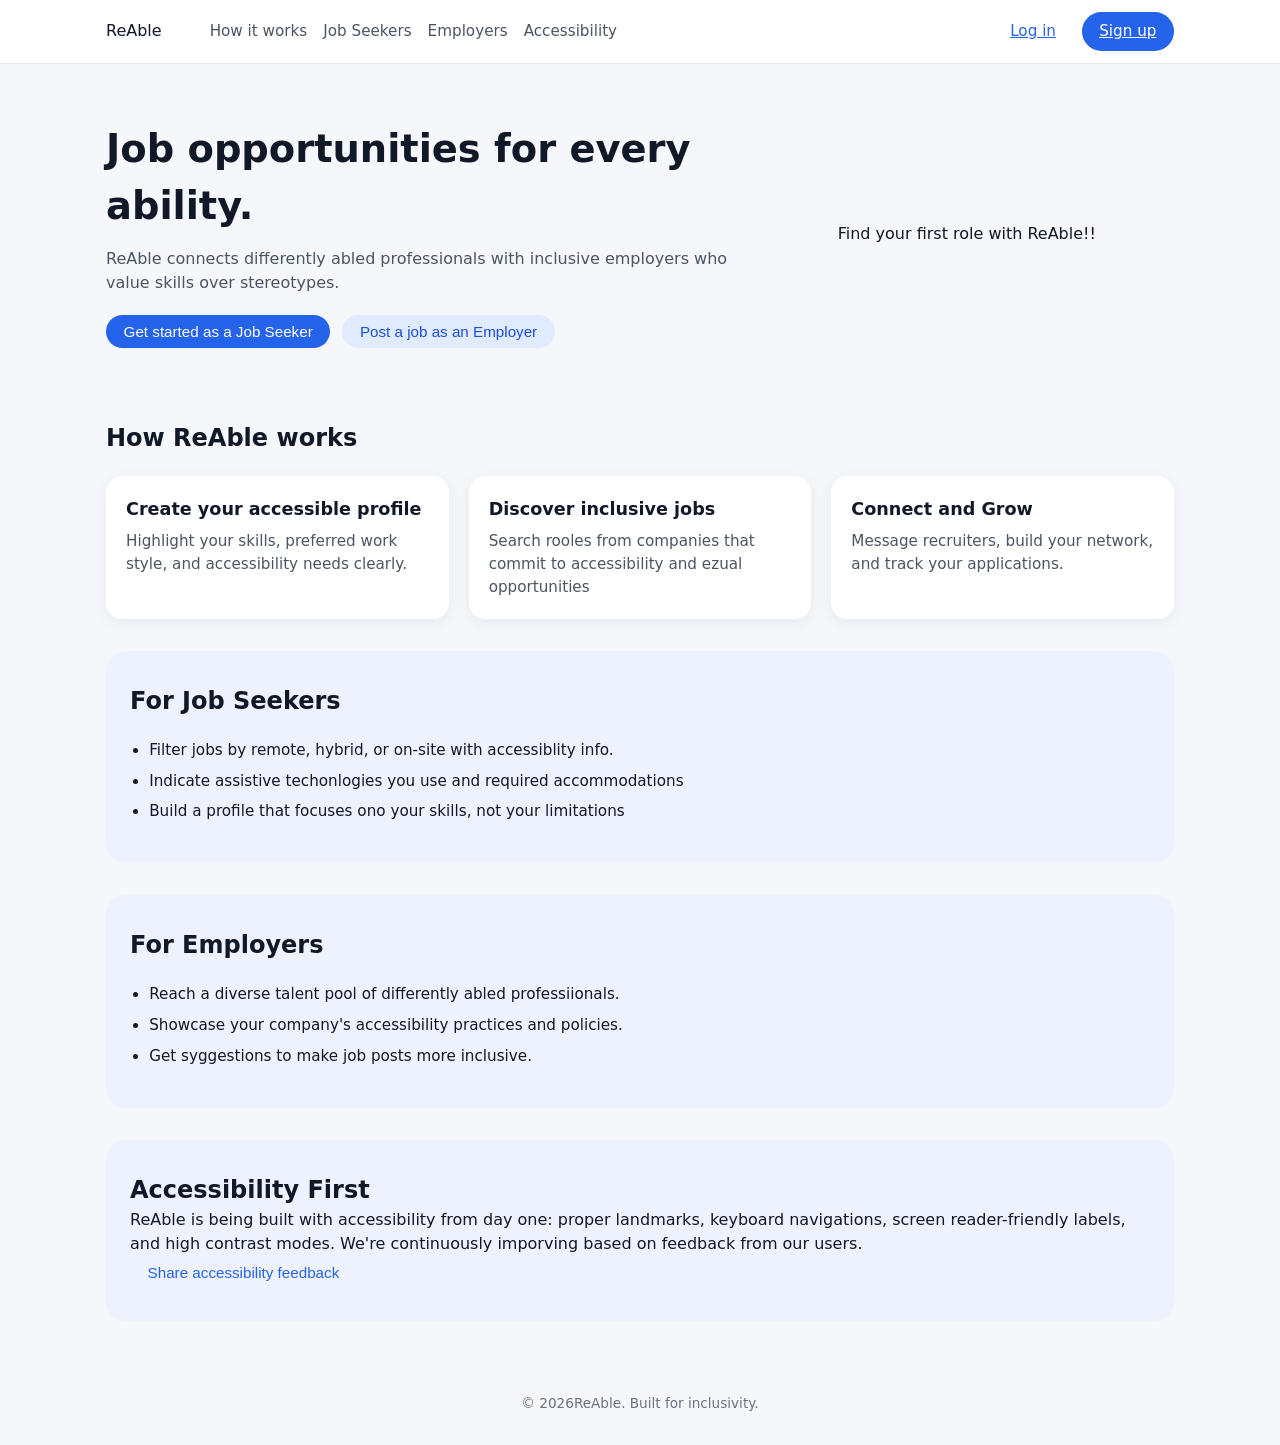
<file: frontend/index.html>
<!DOCTYPE html>
<html lang="en">
    <head>
        <!-- this is the landing page -->
        <meta charset="utf-8">
        <title>ReAble</title>
        <meta name="viewpoint" content="width=device-width, initial-scale=1.0">
        <!-- Description for SEO -->
        <meta name="description" content="ReAble is an inclusive job platform connecting abled talent with employers who care about accessibility and diversity">

        <!-- Link to CSS -->
         <link rel="stylesheet" href="./Style/styles.css">
    </head>

    <body>
        <!-- here should be a main content page //todo -->
         <a href="#main-content" class="skip-link">Skip to main content</a>
         <header class="site-header">
            <!-- the header will have the navigation bar -->
             <nav class="navbar" aria-label="Main navigation">
                <div class="logo-area">
                    <span class="logo-text">
                        ReAble
                    </span>
                </div>

                <!-- this is the mobile menu button = -->
                <button class="nav-toggle" aria-expanded="false" aria-controls="nav-links">
                    <span class="sr-only">Toggle navigation</span>
                    ☰
                </button>
                
                <!-- now is the unordered list of the pages links -->
                 <ul id="nav-links" class="nav-links">
                    <li><a href="#how-it-works">How it works</a></li>
                    <li><a href="#for-job-seeker">Job Seekers</a></li>
                    <li><a href="#for-employers">Employers</a></li>
                    <li><a href="#accessibility">Accessibility</a></li>
                 </ul>

                <div class="nav-auth">
                    <a href="./login.html" class="btn btn-outline">Log in</a>
                    <a href="./signup.html" class="btn btn-primary">Sign up</a>
                </div>
             </nav>
         </header>
        <main id="main-content">
        <!-- hero section -->
         <section class="hero" aria-labelledby="hero-heading">
            <div class="hero-text">
                <h1 id="hero-heading">Job opportunities for every ability.</h1>
                <p>
                    ReAble connects differently abled professionals with inclusive employers who value skills over stereotypes.
                </p>
                <div class="hero-actions">
                    <button class="btn btn-primary">Get started as a  Job Seeker</button>
                    <button class="btn btn-secondary">Post a job as an Employer</button>
                </div>
            </div>

            <div class="hero-visual" aria-hidden="true">
                <!-- add an image here -->
                 <p>Find your first role with ReAble!!</p>
            </div>
         </section>

         <!-- how it works -->
          <section id="how-it-works" class="section">
            <h2>How ReAble works</h2>
            <div class="grid-3">
                <article class="card">
                    <h3>Create your accessible profile</h3>
                    <p>Highlight your skills, preferred work style, and accessibility needs clearly.</p>
                </article>
                <article class="card">
                    <h3>Discover inclusive jobs</h3>
                    <p>Search rooles from companies that commit to accessibility and ezual opportunities</p>
                </article>
                <article class="card">
                    <h3>Connect and Grow</h3>
                    <p>Message recruiters, build your network, and track your applications.</p>
                </article>
            </div>
          </section>

          <!-- For Job Seekers -->
           <section id="for-job-seekers" class="section section-alt">
            <h2>For Job Seekers</h2>
            <ul class="feature-list">
                <li>Filter jobs by remote, hybrid, or on-site with accessiblity info.</li>
                <li>Indicate assistive techonlogies you use and required accommodations</li>
                <li>Build a profile that focuses ono your skills, not your limitations</li>
            </ul>
           </section>

           <!-- For the employers -->
            <section id="for-employers" class="section section-alt">
                <h2>For Employers</h2>
                <ul class="feature-list">
                    <li>Reach a diverse talent pool of differently abled professiionals.</li>
                    <li>Showcase your company's accessibility practices and policies.</li>
                    <li>Get syggestions to make job posts more inclusive.</li>
                </ul>
                </div>
            </section>

            <!-- Accessibility statement -->
             <section id="accessibility" class="section-alt">
                <h2>Accessibility First</h2>
                <p>
                    ReAble is being built with accessibility from day one: proper landmarks, keyboard navigations,
                    screen  reader-friendly labels, and high contrast modes. We're continuously imporving based
                    on feedback from our users.
                </p><button class="btn btn-outline" type="button">Share accessibility feedback</button>
             </section>
        </main>
        <footer class="site-footer">
            <p>© <span id="year"></span>ReAble. Built for inclusivity.</p>
        </footer>

        <!--  TOLink the javaScript code -->
          <script src="./Script/app.js"></script>
    </body>
</html>
</file>
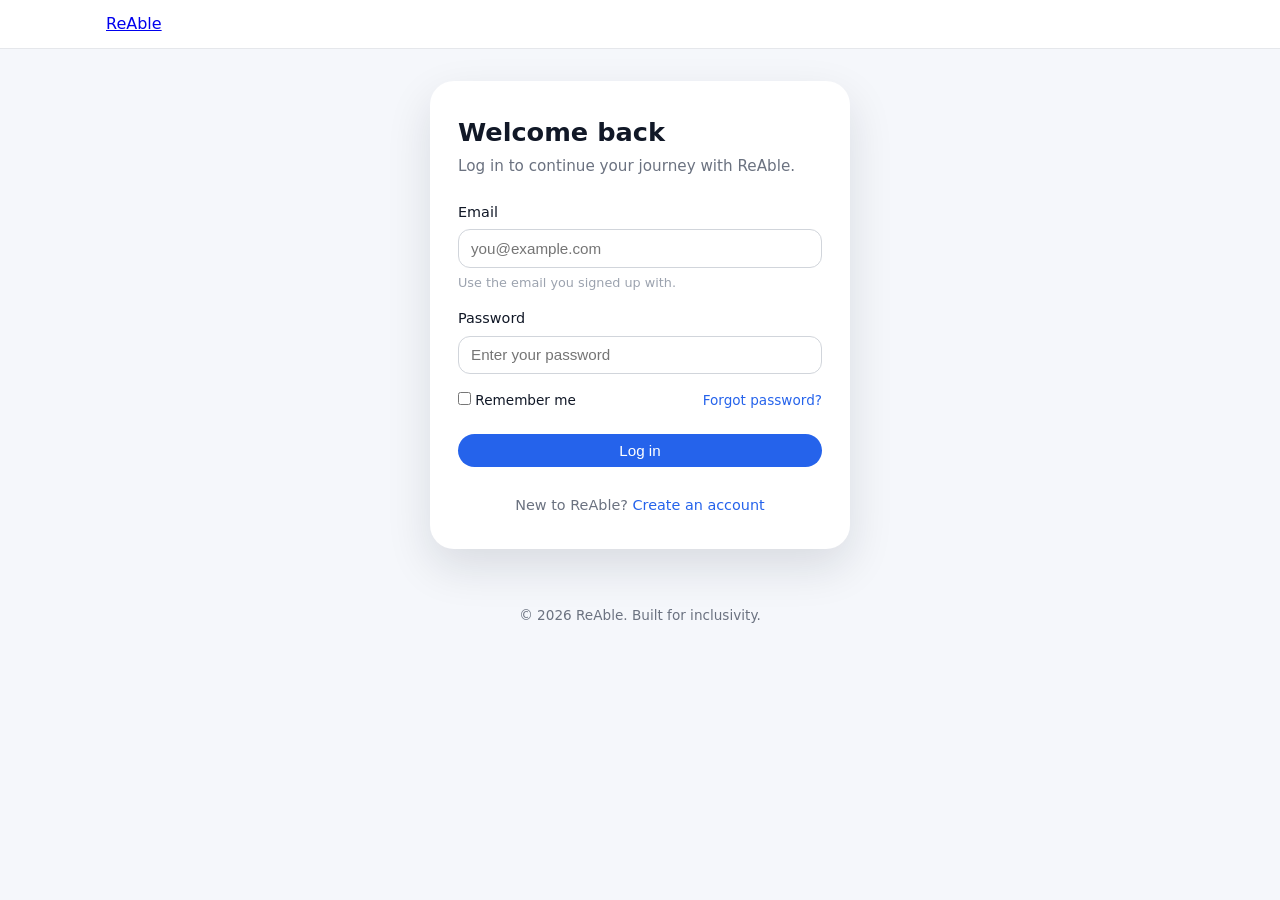
<file: frontend/login.html>
<!DOCTYPE html>
<html lang="en">
    <head>
        <meta charset="utf-8">
        <title>Login - ReAble</title>
        <meta name="viewpoint" content="width=device-width, initial-scale=1.0">
        <meta name="description" content="Log in to ReAble to find inclusive job opportunities or manage your job postings"> 
        <!-- Reuse the same css -->
         <link rel="stylesheet" href="./Style/styles.css">
    </head>
    <body>
        <a href="#main-content" class="skip-link">Skip to m ain content</a>
        <!-- simple header -->
    </body>
    <header class="site-header">
        <nav class="navbar" aria-label="Main navigation">
            <div class="logo-area">
                <a href="./index.html" class="logo-link">
                    <span class="logo-text">ReAble</span>
                </a>
            </div>
        </nav>
    </header>
    <main id="main-content" class="auth-page">
        <section class="auth-card" aria-labelledby="login-heading">
            <h1 id="login-heading">Welcome back</h1>
            <p class="auth-subtitle">
                Log in to continue your journey with ReAble.
            </p>
            <form action="#" class="auth-form" method="post">
                <!-- email -->
                 <div class="form-group">
                    <label for="email">Email</label>
                    <input 
                    type="email"
                    id="email"
                    name="email"
                    required
                    autocomplete="email"
                    placeholder="you@example.com"
                    >
                    <p class="input-hint" id="email-hint">
                        Use the email you signed up with.
                    </p>
                 </div>
                <!-- password -->
                 <div class="form-group">
                    <label for="password">Password</label>
                    <input type="password" name="password" id="password" required 
                    minlength="6" autocomplete="current-password" placeholder="Enter your password">
                 </div>
                 <!-- remember + forgot -->
                  <div class="form-row">
                    <label for="checkbox-label">
                        <input type="checkbox" name="remember">
                        <span>Remember me</span>
                    </label>
                    <a href="#" class="text-link">Forgot password?</a>
                  </div>
                  <!-- submit -->
                   <button type="submit" class="btn btn-primary auth-submit">Log in</button>
                   <!-- small divider -->
                    <p class="auth-alt">
                        New to ReAble?
                        <a href="./signup.html" class="text-link">Create an account</a>
                    </p>
            </form>
        </section>
    </main>
    <footer  class="site-footer">
        <p>
            © <span id="year"></span> ReAble. Built for inclusivity.
        </p>
    </footer>
    <script src="./Script/app.js"></script>
</html>
</file>
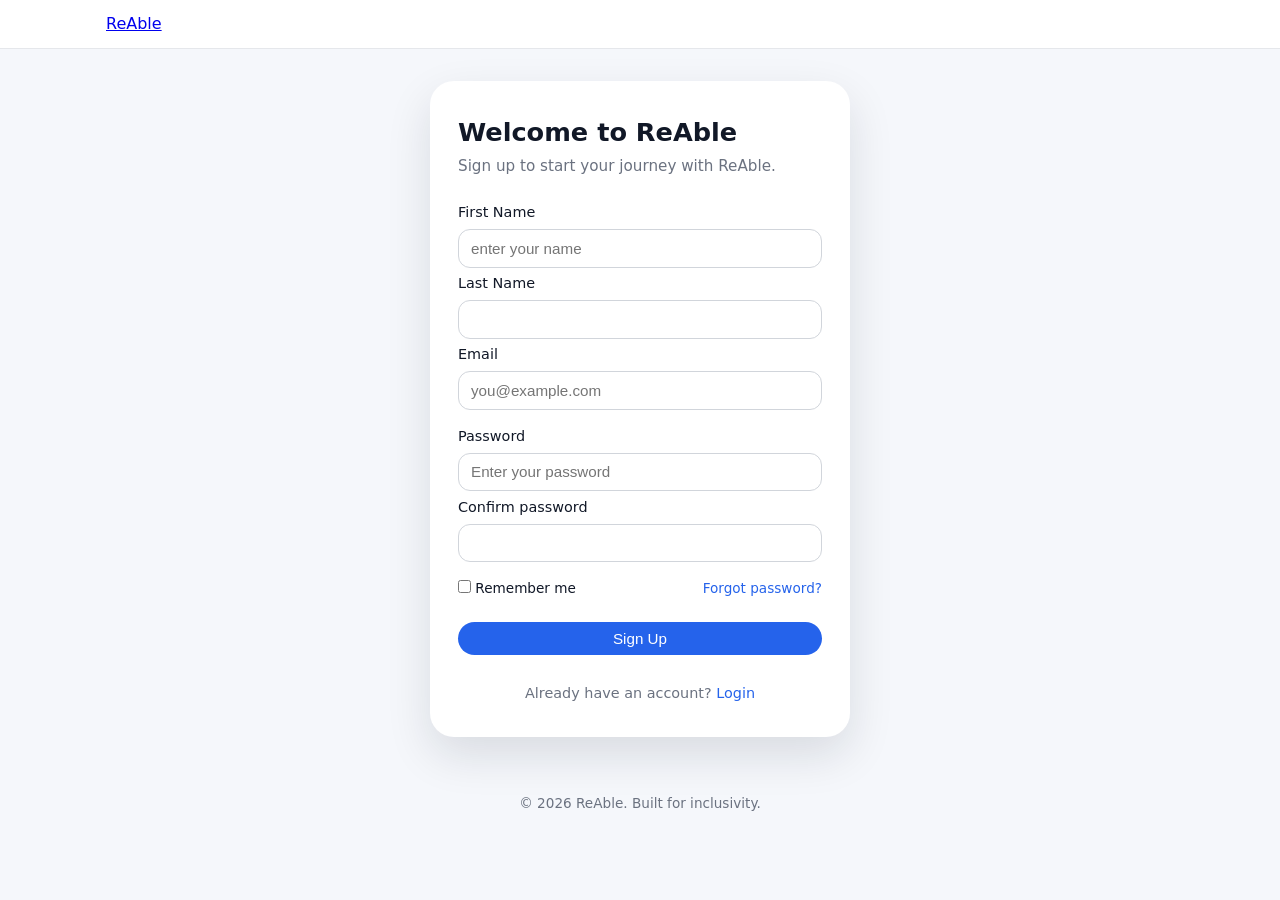
<file: frontend/signup.html>
<!DOCTYPE html>
<html lang="en">
    <head>
        <meta charset="utf-8">
        <title>SignUp - ReAble</title>
        <meta name="viewpoint" content="width=device-width, initial-scale=1.0">
        <meta name="description" content="Sign up for ReAble to find inclusive job opportunities or manage your job postings"> 
        <!-- Reuse the same css -->
         <link rel="stylesheet" href="./Style/styles.css">
    </head>
    <body>
        <a href="#main-content" class="skip-link">Skip to m ain content</a>
        <!-- simple header -->
    </body>
    <header class="site-header">
        <nav class="navbar" aria-label="Main navigation">
            <div class="logo-area">
                <a href="./index.html" class="logo-link">
                    <span class="logo-text">ReAble</span>
                </a>
            </div>
        </nav>
    </header>
    <main id="main-content" class="auth-page">
        <section class="auth-card" aria-labelledby="signup-heading">
            <h1 id="signup-heading">Welcome to ReAble</h1>
            <p class="auth-subtitle">
               Sign up to start your journey with ReAble.
            </p>
            <form id="signupForm" class="auth-form" method="post">
                <!-- email -->
                 <div class="form-group">
                    <label for="first name">First Name</label>
                    <input type="text" id="firstName" name="fname" required placeholder="enter your name">
                    <label for="last name">Last Name</label>
                    <input type="text" id="lastName" name="lname">
                    <label for="email">Email</label>
                    <input 
                    type="email"
                    id="email"
                    name="email"
                    required
                    autocomplete="email"
                    placeholder="you@example.com"
                    >
                 </div>
                <!-- password -->
                 <div class="form-group">
                    <label for="password">Password</label>
                    <input type="password" name="password" id="password" required 
                    minlength="6" placeholder="Enter your password">
                    <!--confirm password-->
                    <label for="confirm password">Confirm password</label>
                    <input type="password" name="confirm password" id="confirmPassword" required>
                 </div>
                 <!-- remember + forgot -->
                  <div class="form-row">
                    <label for="checkbox-label">
                        <input type="checkbox" name="remember">
                        <span>Remember me</span>
                    </label>
                    
                    <a href="#" class="text-link">Forgot password?</a>
                  </div>
                  <!-- submit -->
                   <button type="submit" class="btn btn-primary auth-submit" onclick="signup()">Sign Up</button>
                   <!-- small divider -->
                    <p class="auth-alt">Already have an account?
                    <a href="./login.html" class="text-link"> Login</a>
                    </p>
            </form>
        </section>
    </main>
    <footer  class="site-footer">
        <p>
            © <span id="year"></span> ReAble. Built for inclusivity.
        </p>
    </footer>
    <script src="./Script/app.js"></script>
</html>
</file>
<file: frontend/Style/styles.css>
*,
*::before,
*::after{
    box-sizing: border-box;
    margin: 0;
    padding: 0;
}
html{
    scroll-behavior: smooth;
}
body{
    font-family: system-ui, -apple-system, BlinkMacSystemFont, "Segoe UI", sans-serif;
    line-height: 1.5;
    background: #f5f7fb;
    color: #111827;
}
/* Visually hidden but accessible text */
.sr-only{
    position: absolute;
    width: 1px;
    height: 1px;
    padding: 0;
    margin: -1px;
    overflow: hidden;
    clip: rect(0,0,0,0);
    border: 0;
}

/* skip link */
.skip-link {
    position: absolute;
    left: 0.5rem;
    top: -40px;
    background: #111827;
    color: #ffffff;
    padding: 0.5rem 1rem;
    z-index: 1000;
}

.skip-link:focus {
    top: 0.5rem;
}

/* layout */
.site-header {
    background: #ffffff;
    border-bottom: 1px solid #e5e7eb;
    position: sticky;
    top: 0;
    z-index: 999;
}

.navbar {
    max-width: 1100px;
    margin: 0 auto;
    padding: 0.75rem 1rem;
    display: flex;
    align-items: center;
    gap: 1rem;
}
.log-text {
    font-weight: 800;
    font-size: 1.25rem;
    letter-spacing: 0.04em;
    color: #2563eb;
}
.nav-links {
    list-style: none;
    display: flex;
    gap: 1rem;
    margin-left: 2rem;
}
.nav-links a {
    text-decoration: none;
    color: #4b5563;
    font-size: 0.95rem;
}

.nav-links a:hover,
.nav-links a:focus {
    color: #2563eb;
}
.nav-auth {
    margin-left: auto;
    display: flex;
    gap: 0.5rem;
}
/* mobile nav toggle */
.nav-toggle{
    display: none;
    margin-left: auto;
    background: transparent;
    border: 1px solid #e5e7eb;
    border-radius: 0.375rem;
    padding: 0.25rem 0.5rem;
}
/* buttons */
.btn{
    border-radius: 999px;
    padding: 0.5rem 1.1rem;
    font-size: 0.95rem;
    border: none;
    cursor: pointer;
}
.btn-primary {
    background: #2563eb;
    color: #ffffff;
}
.btn-secondary {
    background: #e0ebff;
    color: #1d4ed8;
}
.btn-outline {
    background: transparent;
    color: #2563eb;
    border: 1-x solid #2563eb;
}
.btn-outline:hover,
.btn-outline:focus {
    background: #eff6ff;
}
main{
    max-width: 1100px;
    margin: 0 auto;
    padding: 1rem;
}
/* hero */
.hero{
    display: grid;
    grid-template-columns: minmax(0,1.5fr) minmax(0,1fr);
    gap: 2rem;
    align-items: center;
    padding: 2.5rem 0;
}
.hero-text h1 {
    font-size: 2.4rem;
    margin-bottom: 0.75rem;
}
.hero-text p {
    font-size: 1rem;
    color: #4b5563;
    margin-bottom: 1.25rem;
}
.hero-actions {
    display: flex;
    flex-wrap: wrap;
    gap: 0.75rem;
}
.hero-visual {
    display: flex;
    justify-content: center;
}
.hero-card {
    background: #ffffff;
    border-radius: 1rem;
    padding: 1.5rem;
    box-shadow: 0 10px 25px rgba(15, 23,42,0.08);
    max-width: 280px;
    font-size: 0.95rem;
}
.hero-card span{
    display: block;
    margin-top: 0.75rem;
    font-size: 0.85rem;
    color: #6b7280;
}
/* Sections */
.section {
    padding: 2rem 0;
}
.section h2 {
    font-size: 1.5rem;
    margin-bottom: 1.25rem;
}
.section-alt {
    background: #eef2ff;
    border-radius: 1.25rem;
    padding: 2rem 1.5rem;
    margin-bottom: 2rem;
}
.grid-3 {
    display: grid;
    grid-template-columns: repeat(3,minmax(0,1fr));
    gap: 1.25rem;
}
.card {
    background: #ffffff;
    padding: 1.25rem;
    border-radius: 1rem;
    box-shadow: 0 4px 15px rgba(15, 23,42,0.06);
}
.card h3 {
    font-size: 1.1rem;
    margin-bottom: 0.5rem;
}
.card p {
    font-size: 0.95rem;
    color: #4b5563;
}
.feature-list {
    padding-left: 1.2rem;
}
.feature-list li {
    margin-bottom: 0.5rem;
    font-size: 0.95rem;
}
/* footer */
.site-footer {
    text-align: center;
    padding: 1.5rem 0 2rem;
    font-size: 0.85rem;
    color: #6b7280;
}
/* responsive */
@media (max-width: 768px) {
    .hero{
        grid-template-columns: 1fr;
    }
    .nav-links {
        display: none;
        flex-direction: column;
        margin-left: 0;
        margin-top: 0.5rem;
    }
    .nav-links.open {
        display: flex;
    }
    .nav-toggle{
        display: inline-flex;
    }
    .nav-auth{
        display: inline-flex;
    }
    .grid-3 {
        grid-template-columns: 1fr;
    }
}
.auth-page {
    min-height: calc(100vh-140px);
    /* full height minus header+footer */
    display: flex;
    align-items: center;
    justify-content: center;
    padding: 2rem 1rem;
}
.auth-card {
    width: 100%;
    max-width: 420px;
    background: #ffffff;
    border-radius: 1.5rem;
    padding: 2rem 1.75rem;
    box-shadow: 0 18px 45px rgba(15, 23,42,0.12);
}
.auth-card h1 {
    font-size: 1.6rem;
    margin-bottom: 0.25rem;
}
.auth-subtitle {
    font-size: 0.95rem;
    color: #6b7280;
    margin-bottom: 1.5rem;
}
.auth-form {
    display: flex;
    flex-direction: column;
    gap: 1rem;
}
/* form fields */
.form-group {
    display: flex;
    flex-direction: column;
    gap: 0.35rem;
}
.form-group label {
    font-size: 0.9rem;
    font-weight: 500;
}
.form-group input {
    border-radius: 0.75rem;
    border: 1px solid #d1d5db;
    padding: 0.6rem 0.75rem;
    font-size: 0.95rem;
    outline: none;
}
.form-group input:focus {
    border-color: #2563eb;
    box-shadow: 0 0 0 2px rgba(37,99,235,0.15);
}
.input-hint {
    font-size: 0.8rem;
    color: #9ca3af;
}
/* row with remember and forgot */
.form-row {
    display: flex;
    align-items: center;
    justify-content: space-between;
    font-size: 0.85rem;
}
.checkbox-label {
    display: inline-flex;
    align-items: center;
    gap: 0.35rem;
    cursor: pointer;
}
.checkbox-label input {
    width: 14px;
    height: 14px;
}
/* text link style */
.text-link {
    color: #2563eb;
    text-decoration: none;
    font-weight: 500;
}
.text-link:hover, .text-link:focus {
    text-decoration: underline;
}
.auth-submit {
    width: 100%;
    margin-top: 0.5rem;
}
.auth-alt {
    text-align: center;
    font-size: 0.9rem;
    color: #6b7280;
    margin-top: 0.75rem;
}
</file>
